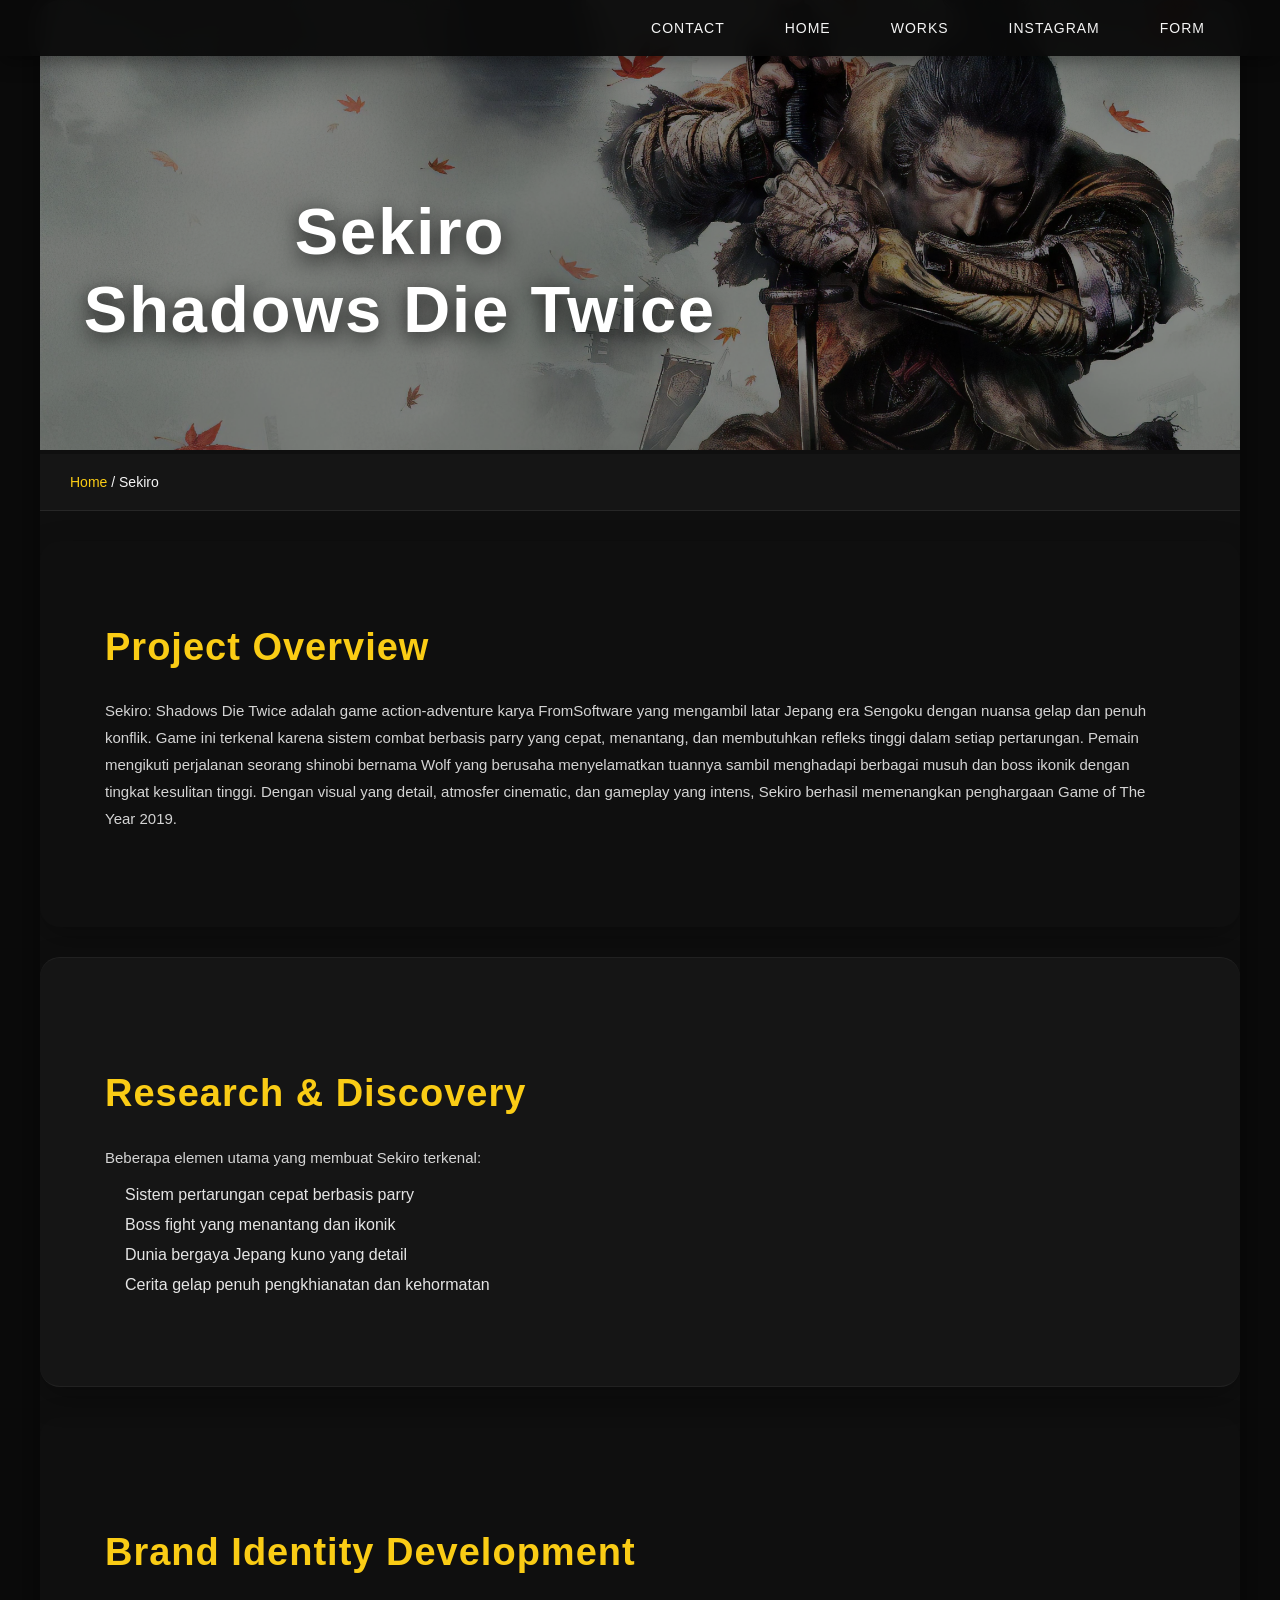
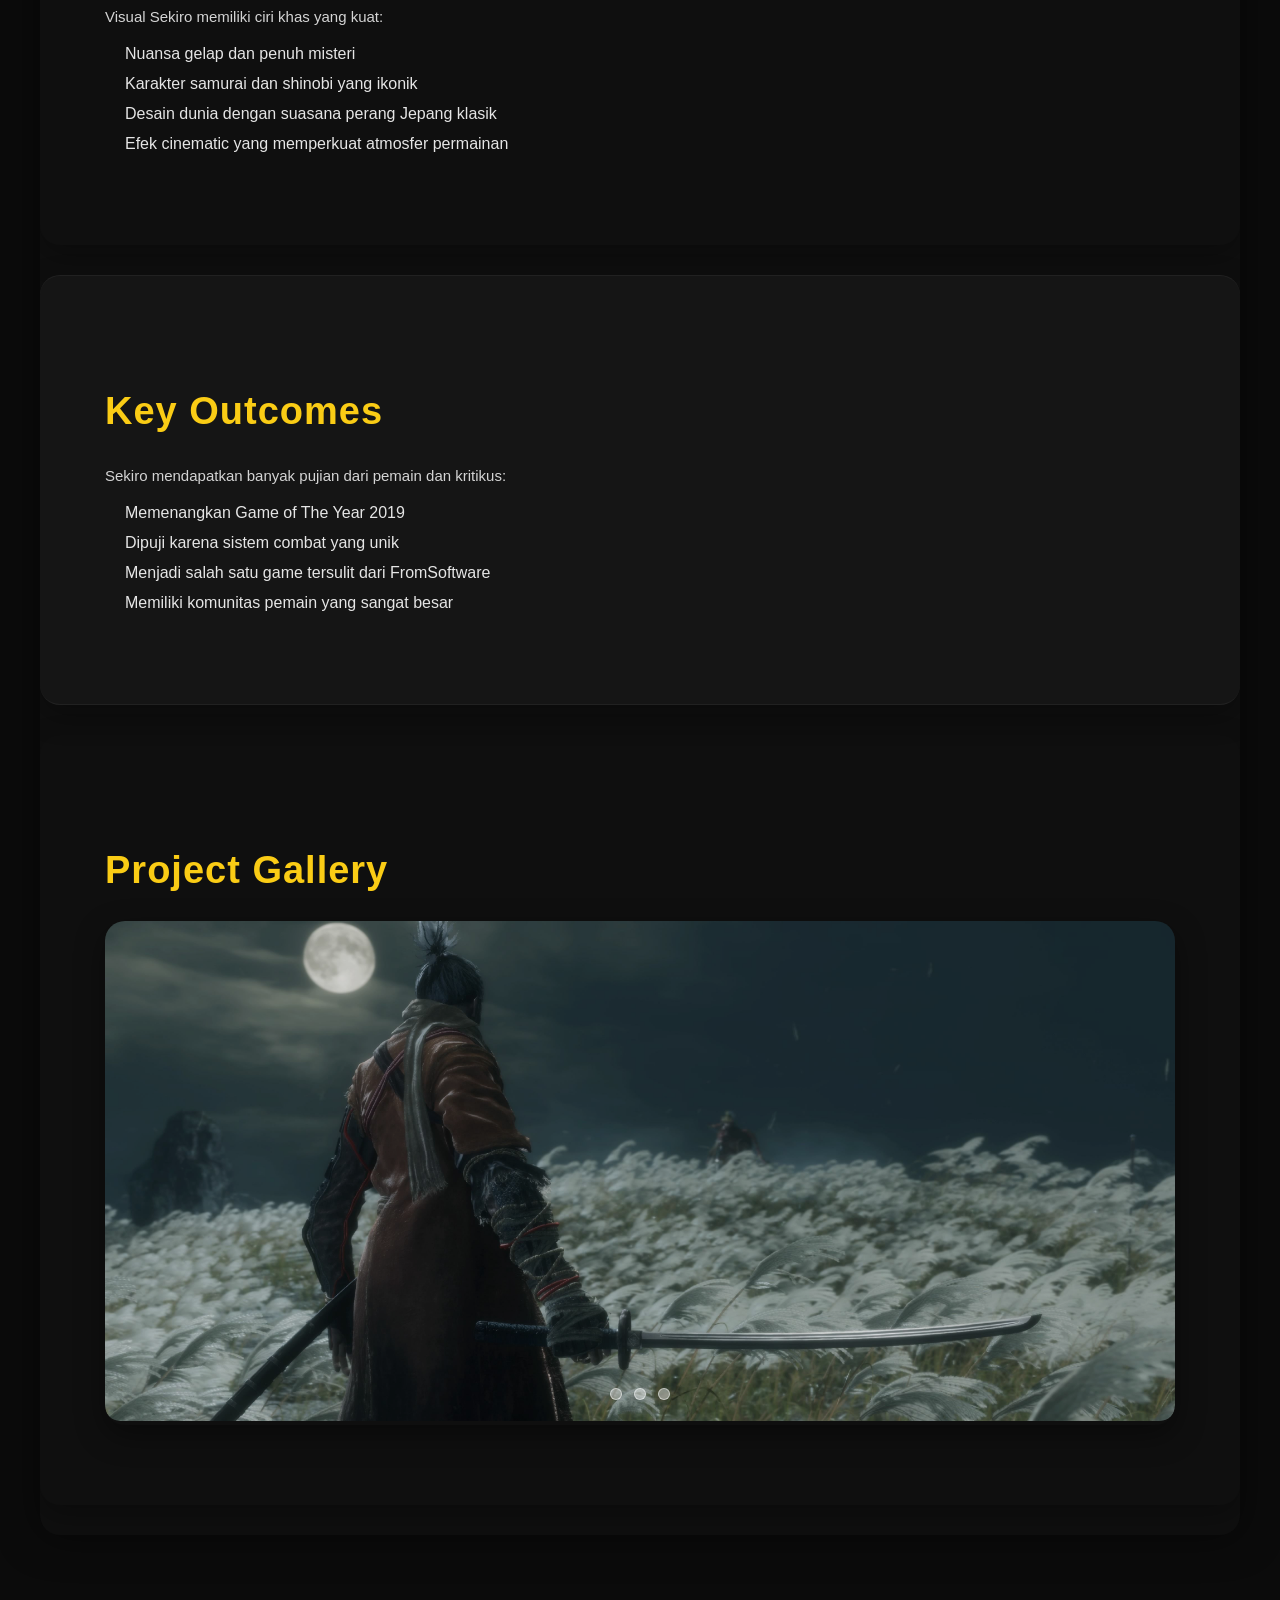
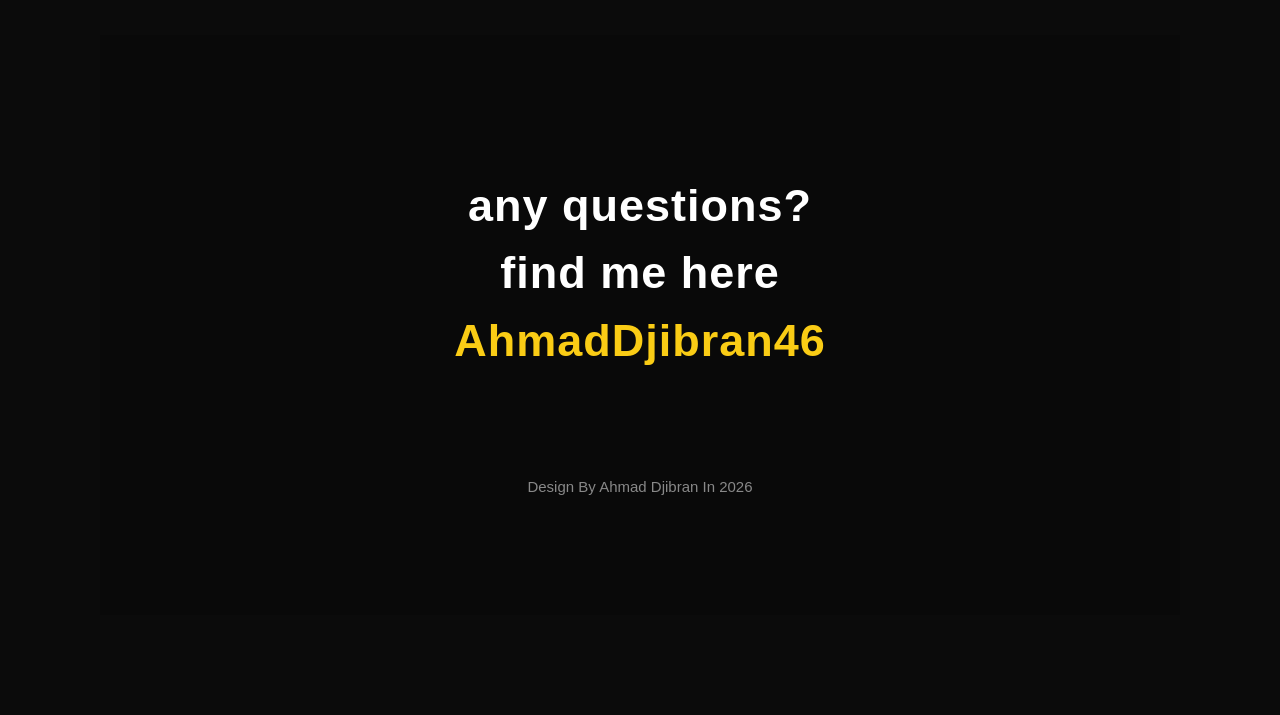
<file: detail.html>
<!DOCTYPE html>
<html>

<head>
	<meta charset="utf-8">
	<meta name="viewport" content="width=device-width, initial-scale=1.0">
	<title>Sekiro - Shadows Die Twice</title>
	<link rel="stylesheet" href="css/bootstrap-grid.css" type="text/css">
	<link rel="stylesheet" href="css/styles.css" type="text/css">
	<style>
		.project-container {
			background: #0f0f0f;
			max-width: 1200px;
			margin: 0 auto;
			box-shadow: 0 0 40px rgba(0, 0, 0, 0.5);
			color: #f5f5f5;
			border-radius: 20px;
			overflow: hidden;
		}

		.full-width-image {
			width: 100%;
			height: 450px;
			object-fit: cover;
			object-position: 50% 20%;
			filter: brightness(0.55);
		}

		.breadcrumb {
			padding: 20px 30px;
			background: #151515;
			font-family: 'Poppins', sans-serif;
			font-size: 14px;
			border-bottom: 1px solid rgba(255, 255, 255, 0.08);
		}

		.breadcrumb a {
			color: #facc15;
			text-decoration: none;
		}

		.breadcrumb a:hover {
			color: white;
		}

		.project-title {
			position: absolute;
			top: 50%;
			left: 30%;
			transform: translate(-50%, -50%);
			font-size: 65px;
			line-height: 1.2;
			color: white;
			text-align: center;
			text-shadow: 0 5px 20px rgba(0, 0, 0, 0.8);
			font-family: 'Poppins', sans-serif;
			font-weight: 700;
			letter-spacing: 2px;
		}

		.image-container {
			position: relative;
		}

		.project {
			padding: 80px 50px;
		}

		.project h2 {
			font-size: 38px;
			margin-bottom: 25px;
			color: #facc15;
			font-family: 'Poppins', sans-serif;
		}

		.project p {
			color: #d4d4d4;
			line-height: 1.8;
			font-size: 15px;
		}

		.project ul {
			padding-left: 20px;
		}

		.project ul li {
			margin: 12px 0;
			color: #e5e5e5;
			position: relative;
		}


		.blue {
			background: #151515;
			border-top: 1px solid rgba(255, 255, 255, 0.05);
			border-bottom: 1px solid rgba(255, 255, 255, 0.05);
		}

		.project-slider {
			position: relative;
			width: 100%;
			overflow: hidden;
			border-radius: 20px;
			box-shadow: 0 10px 30px rgba(0, 0, 0, 0.4);
		}

		.slider-container {
			display: flex;
			transition: transform 0.5s ease;
			width: 300%;
		}

		.slider-slide {
			width: 33.33%;
			flex-shrink: 0;
		}

		.slider-slide img {
			width: 100%;
			height: 500px;
			object-fit: cover;
			filter: brightness(0.9);
			transition: 0.4s;
		}

		.slider-slide img:hover {
			transform: scale(1.02);
		}

		.slider-controls {
			position: absolute;
			bottom: 25px;
			left: 50%;
			transform: translateX(-50%);
			display: flex;
			gap: 12px;
		}

		.slider-dot {
			width: 12px;
			height: 12px;
			background-color: rgba(255, 255, 255, 0.4);
			border-radius: 50%;
			cursor: pointer;
			transition: 0.3s;
			border: 1px solid rgba(255, 255, 255, 0.5);
		}

		.slider-dot:hover {
			background: #facc15;
		}

		.slider-dot.active {
			background: #facc15;
		}

		.slider-toggle {
			display: none;
		}

		#slide1:checked~.slider-container {
			transform: translateX(0);
		}

		#slide2:checked~.slider-container {
			transform: translateX(-33.33%);
		}

		#slide3:checked~.slider-container {
			transform: translateX(-66.66%);
		}

		footer {
			text-align: center;
			padding: 100px 20px;
			background: #090909;
			color: #d4d4d4;
		}

		footer h2 {
			font-size: 45px;
			line-height: 1.5;
			color: white;
		}

		footer a {
			color: #facc15;
			text-decoration: none;
		}

		footer p {
			margin-top: 20px;
			color: #888;
		}
	</style>
</head>

<body>
	<nav>
		<ul>
			<ul class="menu">
				<li><a href="#contact">contact</a></li>
				<li><a href="index.html" class="active">Home</a></li>
				<li><a href="#works">Works</a></li>
				<li><a href="https://www.instagram.com/AhmadDjibran21" target="_blank">instagram</a></li>
				<li><a href="profil.html">Form</a></li>
			</ul>
		</ul>
	</nav>

	<div class="project-container">
		<div class="image-container">
			<img src="./img/sekiro gambar/sekiro3.jpg" class="full-width-image" alt="">
			<h1 class="project-title">Sekiro<br>Shadows Die Twice</h1>
		</div>
		<div class="breadcrumb">
			<a href="index.html">Home</a> / Sekiro
		</div>
		<section class="project" style="padding-top: 50px;">
			<div class="container">
				<div class="row">
					<div class="col-sm">
						<h2>Project Overview</h2>
						<p>Sekiro: Shadows Die Twice adalah game action-adventure karya FromSoftware yang mengambil
							latar Jepang era Sengoku dengan nuansa gelap dan penuh konflik. Game ini terkenal karena
							sistem combat berbasis parry yang cepat, menantang, dan membutuhkan refleks tinggi dalam
							setiap pertarungan. Pemain mengikuti perjalanan seorang shinobi bernama Wolf yang berusaha
							menyelamatkan tuannya sambil menghadapi berbagai musuh dan boss ikonik dengan tingkat
							kesulitan tinggi. Dengan visual yang detail, atmosfer cinematic, dan gameplay yang intens,
							Sekiro berhasil memenangkan penghargaan Game of The Year 2019.
						</p>
					</div>
				</div>
			</div>
		</section>

		<section class="project blue">
			<div class="container">
				<div class="row">
					<div class="col-sm">
						<h2>Research & Discovery</h2>
						<p>Beberapa elemen utama yang membuat Sekiro terkenal:</p>
						<ul>
							<li>Sistem pertarungan cepat berbasis parry</li>
							<li>Boss fight yang menantang dan ikonik</li>
							<li>Dunia bergaya Jepang kuno yang detail</li>
							<li>Cerita gelap penuh pengkhianatan dan kehormatan</li>
						</ul>
					</div>
				</div>
			</div>
		</section>

		<section class="project">
			<div class="container">
				<div class="row">
					<div class="col-sm">
						<h2>Brand Identity Development</h2>
						<p>Visual Sekiro memiliki ciri khas yang kuat:</p>
						<ul>
							<li>Nuansa gelap dan penuh misteri</li>
							<li>Karakter samurai dan shinobi yang ikonik</li>
							<li>Desain dunia dengan suasana perang Jepang klasik</li>
							<li>Efek cinematic yang memperkuat atmosfer permainan</li>
						</ul>
					</div>
				</div>
			</div>
		</section>

		<section class="project blue">
			<div class="container">
				<div class="row">
					<div class="col-sm">
						<h2>Key Outcomes</h2>
						<p>Sekiro mendapatkan banyak pujian dari pemain dan kritikus:</p>
						<ul>
							<li>Memenangkan Game of The Year 2019</li>
							<li>Dipuji karena sistem combat yang unik</li>
							<li>Menjadi salah satu game tersulit dari FromSoftware</li>
							<li>Memiliki komunitas pemain yang sangat besar</li>
						</ul>
					</div>
				</div>
			</div>
		</section>

		<section class="project">
			<div class="container">
				<div class="row">
					<div class="col-sm">
						<h2>Project Gallery</h2>
						<div class="project-slider">
							<input type="radio" name="slider" id="slide1" class="slider-toggle" checked>
							<input type="radio" name="slider" id="slide2" class="slider-toggle">
							<input type="radio" name="slider" id="slide3" class="slider-toggle">

							<div class="slider-container">
								<div class="slider-slide">
									<img src="./img/sekiro gambar/sekiro1.jpg" alt="Dashboard App">
								</div>
								<div class="slider-slide">
									<img src="./img/sekiro gambar/sekiro2.jpg" alt="Cosmetics Project">
								</div>
								<div class="slider-slide">
									<img src="./img/sekiro gambar/sekiro4.jpg" alt="iPad App">
								</div>
							</div>

							<div class="slider-controls">
								<label for="slide1" class="slider-dot"></label>
								<label for="slide2" class="slider-dot"></label>
								<label for="slide3" class="slider-dot"></label>
							</div>
						</div>
					</div>
				</div>
			</div>
		</section>
	</div>

	<footer id="contact">
		<h2>any questions?<br>
			find me here <br><a href="mailto:AhmadDjibran46@gmail.com"> AhmadDjibran46
			</a>
		</h2>
		<p>Design By Ahmad Djibran In 2026 </p>
	</footer>
</body>

</html>
</file>
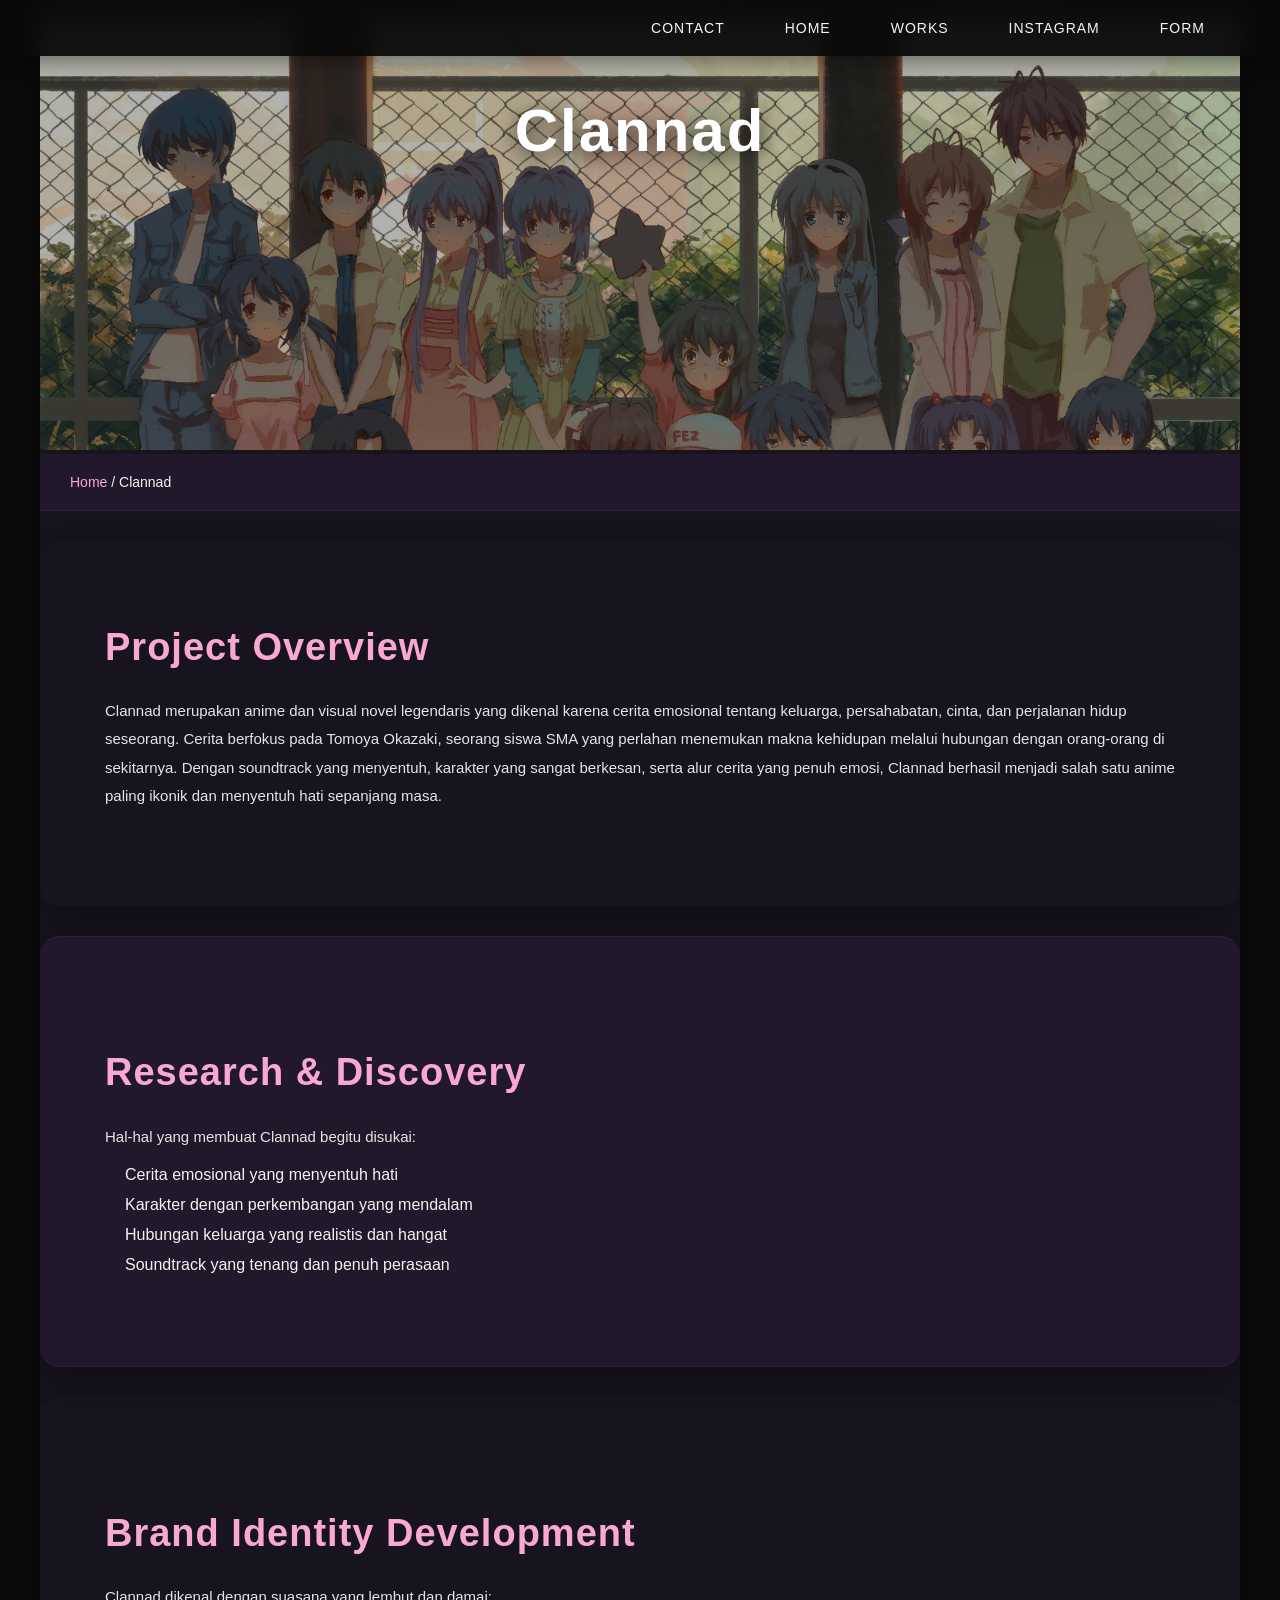
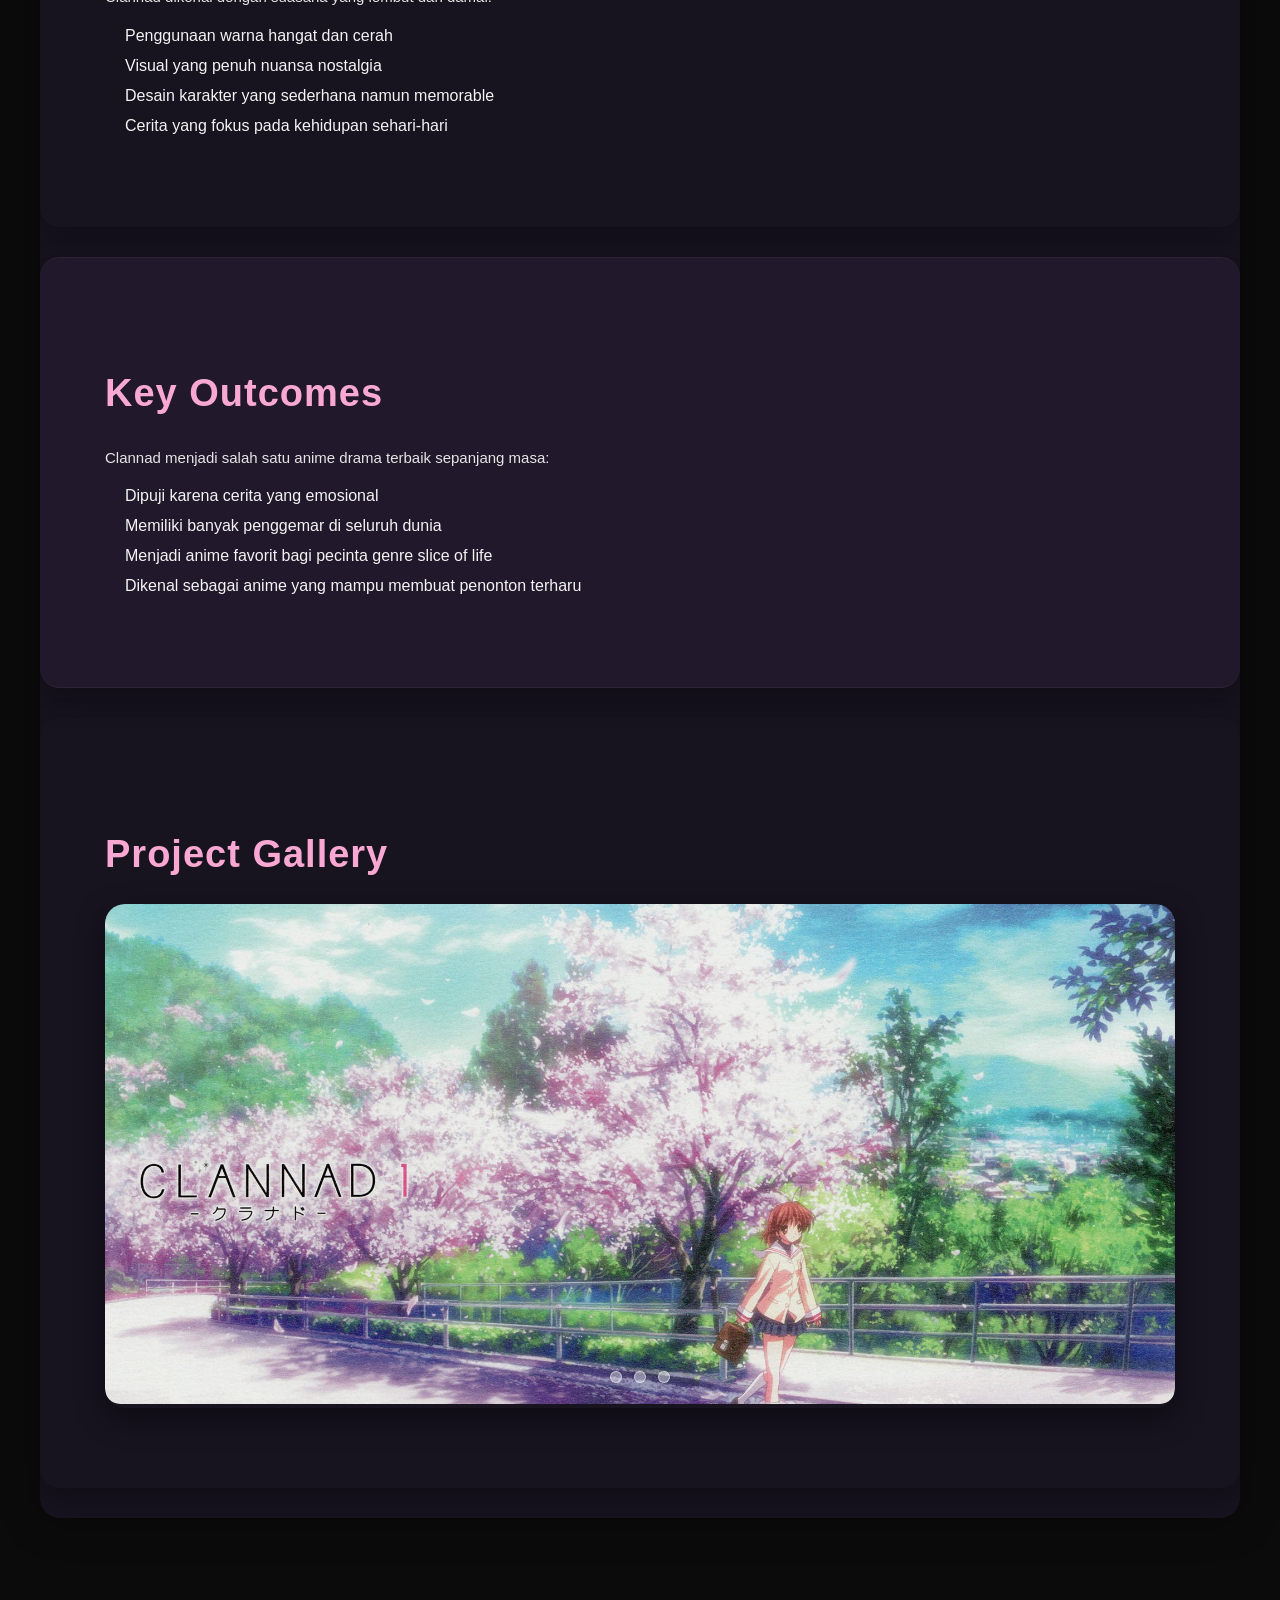
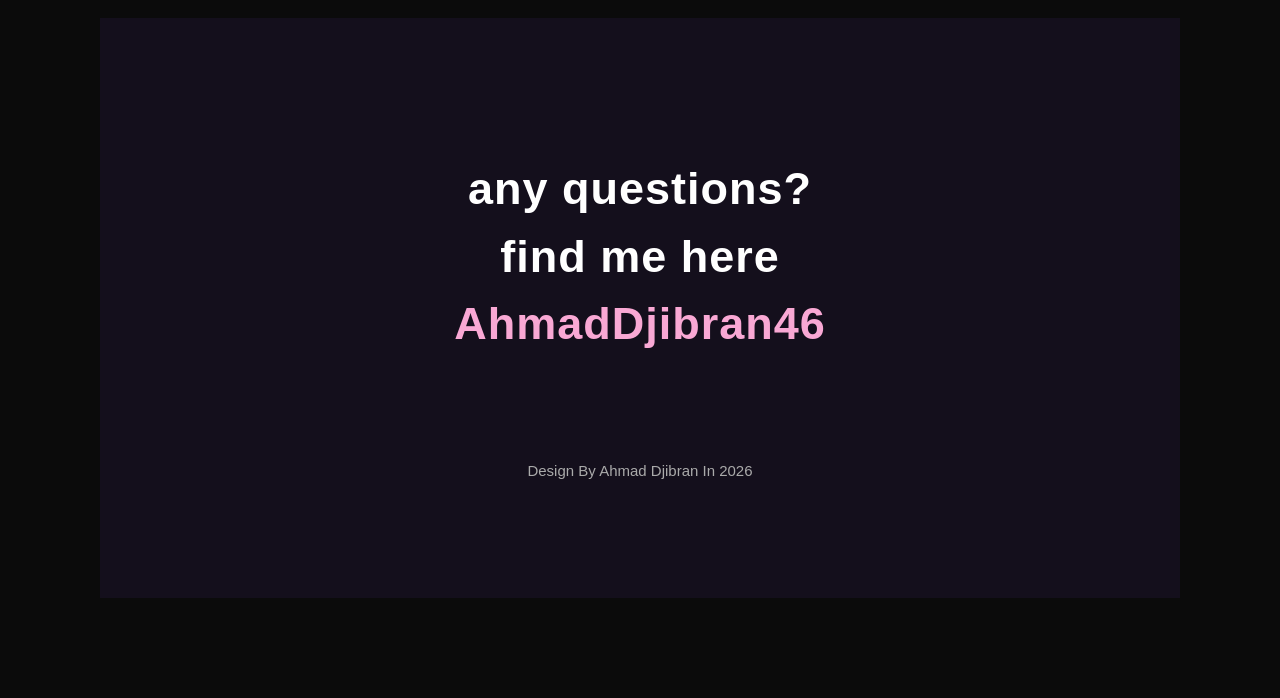
<file: detail2.html>
<!DOCTYPE html>
<html>

<head>
	<meta charset="utf-8">
	<meta name="viewport" content="width=device-width, initial-scale=1.0">
	<title>Clannad</title>
	<link rel="stylesheet" href="css/bootstrap-grid.css" type="text/css">
	<link rel="stylesheet" href="css/styles.css" type="text/css">
	<style>
		.project-container {
			background: #17131f;
			max-width: 1200px;
			margin: 0 auto;
			box-shadow: 0 0 40px rgba(0, 0, 0, 0.4);
			color: #f5f5f5;
			border-radius: 20px;
			overflow: hidden;
		}

		.full-width-image {
			width: 100%;
			height: 450px;
			object-fit: cover;
			object-position: center top;
			filter: brightness(0.7);
		}

		.breadcrumb {
			padding: 20px 30px;
			background: #21182b;
			font-family: 'Poppins', sans-serif;
			font-size: 14px;
			border-bottom: 1px solid rgba(255, 255, 255, 0.06);
		}

		.breadcrumb a {
			color: #f9a8d4;
			text-decoration: none;
		}

		.breadcrumb a:hover {
			color: white;
		}

		.project-title {
			position: absolute;
			top: 20%;
			left: 50%;
			transform: translate(-50%, -50%);
			font-size: 60px;
			line-height: 1.2;
			color: white;
			text-align: center;
			text-shadow: 0 5px 20px rgba(0, 0, 0, 0.7);
			font-family: 'Poppins', sans-serif;
			font-weight: 700;
			letter-spacing: 2px;
		}

		.image-container {
			position: relative;
		}

		.project {
			padding: 80px 50px;
		}

		.project h2 {
			font-size: 38px;
			margin-bottom: 25px;
			color: #f9a8d4;
			font-family: 'Poppins', sans-serif;
		}

		.project p {
			color: #e5e5e5;
			line-height: 1.9;
			font-size: 15px;
		}

		.project ul {
			padding-left: 20px;
		}

		.project ul li {
			margin: 12px 0;
			color: #f3f3f3;
		}

		.blue {
			background: #21182b;
			border-top: 1px solid rgba(255, 255, 255, 0.05);
			border-bottom: 1px solid rgba(255, 255, 255, 0.05);
		}

		.project-slider {
			position: relative;
			width: 100%;
			overflow: hidden;
			border-radius: 20px;
			box-shadow: 0 10px 30px rgba(0, 0, 0, 0.4);
		}

		.slider-container {
			display: flex;
			transition: transform 0.5s ease;
			width: 300%;
		}

		.slider-slide {
			width: 33.33%;
			flex-shrink: 0;
		}

		.slider-slide img {
			width: 100%;
			height: 500px;
			object-fit: cover;
			transition: 0.4s;
			filter: brightness(0.95);
		}

		.slider-slide img:hover {
			transform: scale(1.02);
		}

		.slider-controls {
			position: absolute;
			bottom: 25px;
			left: 50%;
			transform: translateX(-50%);
			display: flex;
			gap: 12px;
		}

		.slider-dot {
			width: 12px;
			height: 12px;
			background-color: rgba(255, 255, 255, 0.4);
			border-radius: 50%;
			cursor: pointer;
			transition: 0.3s;
			border: 1px solid rgba(255, 255, 255, 0.5);
		}

		.slider-dot:hover {
			background: #f9a8d4;
		}

		.slider-dot.active {
			background: #f9a8d4;
		}

		.slider-toggle {
			display: none;
		}

		#slide1:checked~.slider-container {
			transform: translateX(0);
		}

		#slide2:checked~.slider-container {
			transform: translateX(-33.33%);
		}

		#slide3:checked~.slider-container {
			transform: translateX(-66.66%);
		}

		footer {
			text-align: center;
			padding: 100px 20px;
			background: #140f1c;
			color: #d4d4d4;
		}

		footer h2 {
			font-size: 45px;
			line-height: 1.5;
			color: white;
		}

		footer a {
			color: #f9a8d4;
			text-decoration: none;
		}

		footer p {
			margin-top: 20px;
			color: #aaa;
		}
	</style>
</head>

<body>
	<nav>
		<ul>
			<ul class="menu">
				<li><a href="#contact">contact</a></li>
				<li><a href="index.html" class="active">Home</a></li>
				<li><a href="#works">Works</a></li>
				<li><a href="https://www.instagram.com/AhmadDjibran21" target="_blank">instagram</a></li>
				<li><a href="profil.html">Form</a></li>
			</ul>
	</nav>

	<div class="project-container">
		<div class="image-container">
			<img src="./img/clannad gambar/clannad2.jpg" class="full-width-image" alt="">
			<h1 class="project-title">Clannad</h1>
		</div>
		<div class="breadcrumb">
			<a href="index.html">Home</a> / Clannad
		</div>
		<section class="project" style="padding-top: 50px;">
			<div class="container">
				<div class="row">
					<div class="col-sm">
						<h2>Project Overview</h2>
						<p>Clannad merupakan anime dan visual novel legendaris yang dikenal karena cerita emosional
							tentang keluarga, persahabatan, cinta, dan perjalanan hidup seseorang. Cerita berfokus pada
							Tomoya Okazaki, seorang siswa SMA yang perlahan menemukan makna kehidupan melalui hubungan
							dengan orang-orang di sekitarnya. Dengan soundtrack yang menyentuh, karakter yang sangat
							berkesan, serta alur cerita yang penuh emosi, Clannad berhasil menjadi salah satu anime
							paling ikonik dan menyentuh hati sepanjang masa.
						</p>
					</div>
				</div>
			</div>
		</section>

		<section class="project blue">
			<div class="container">
				<div class="row">
					<div class="col-sm">
						<h2>Research & Discovery</h2>
						<p>Hal-hal yang membuat Clannad begitu disukai:</p>
						<ul>
							<li>Cerita emosional yang menyentuh hati</li>
							<li>Karakter dengan perkembangan yang mendalam</li>
							<li>Hubungan keluarga yang realistis dan hangat</li>
							<li>Soundtrack yang tenang dan penuh perasaan</li>
						</ul>
					</div>
				</div>
			</div>
		</section>

		<section class="project">
			<div class="container">
				<div class="row">
					<div class="col-sm">
						<h2>Brand Identity Development</h2>
						<p>Clannad dikenal dengan suasana yang lembut dan damai:</p>
						<ul>
							<li>Penggunaan warna hangat dan cerah</li>
							<li>Visual yang penuh nuansa nostalgia</li>
							<li>Desain karakter yang sederhana namun memorable</li>
							<li>Cerita yang fokus pada kehidupan sehari-hari</li>
						</ul>
					</div>
				</div>
			</div>
		</section>

		<section class="project blue">
			<div class="container">
				<div class="row">
					<div class="col-sm">
						<h2>Key Outcomes</h2>
						<p>Clannad menjadi salah satu anime drama terbaik sepanjang masa:</p>
						<ul>
							<li>Dipuji karena cerita yang emosional</li>
							<li>Memiliki banyak penggemar di seluruh dunia</li>
							<li>Menjadi anime favorit bagi pecinta genre slice of life</li>
							<li>Dikenal sebagai anime yang mampu membuat penonton terharu</li>
						</ul>
					</div>
				</div>
			</div>
		</section>

		<section class="project">
			<div class="container">
				<div class="row">
					<div class="col-sm">
						<h2>Project Gallery</h2>
						<div class="project-slider">
							<input type="radio" name="slider" id="slide1" class="slider-toggle" checked>
							<input type="radio" name="slider" id="slide2" class="slider-toggle">
							<input type="radio" name="slider" id="slide3" class="slider-toggle">

							<div class="slider-container">
								<div class="slider-slide">
									<img src="./img/clannad gambar/clannad4.jpg" alt="Dashboard App">
								</div>
								<div class="slider-slide">
									<img src="./img/clannad gambar/clannad3.jpg" alt="Cosmetics Project">
								</div>
								<div class="slider-slide">
									<img src="./img/clannad gambar/clannad1.jpg" alt="iPad App">
								</div>
							</div>

							<div class="slider-controls">
								<label for="slide1" class="slider-dot"></label>
								<label for="slide2" class="slider-dot"></label>
								<label for="slide3" class="slider-dot"></label>
							</div>
						</div>
					</div>
				</div>
			</div>
		</section>
	</div>

	<footer id="contact">
		<h2>any questions?<br>
			find me here <br><a href="mailto:AhmadDjibran46@gmail.com"> AhmadDjibran46
			</a>
		</h2>
		<p>Design By Ahmad Djibran In 2026 </p>
	</footer>
</body>

</html>
</file>
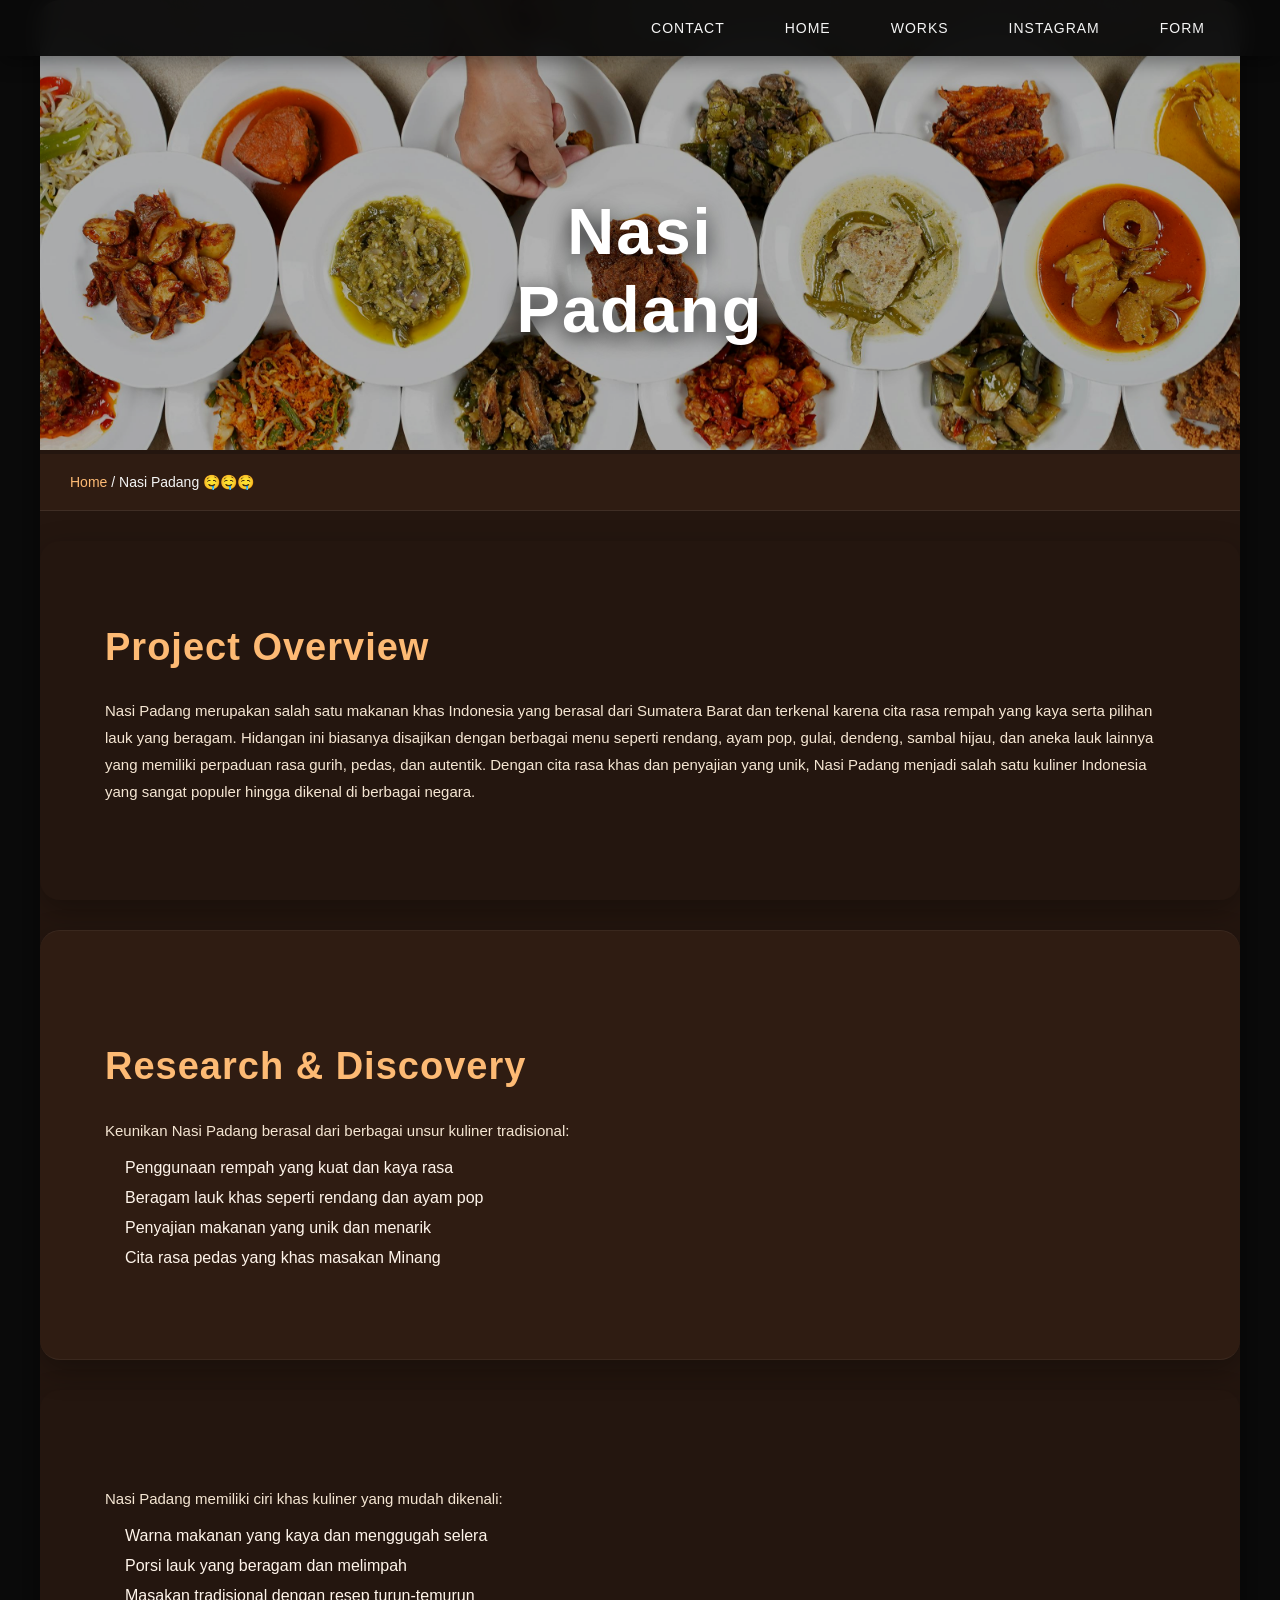
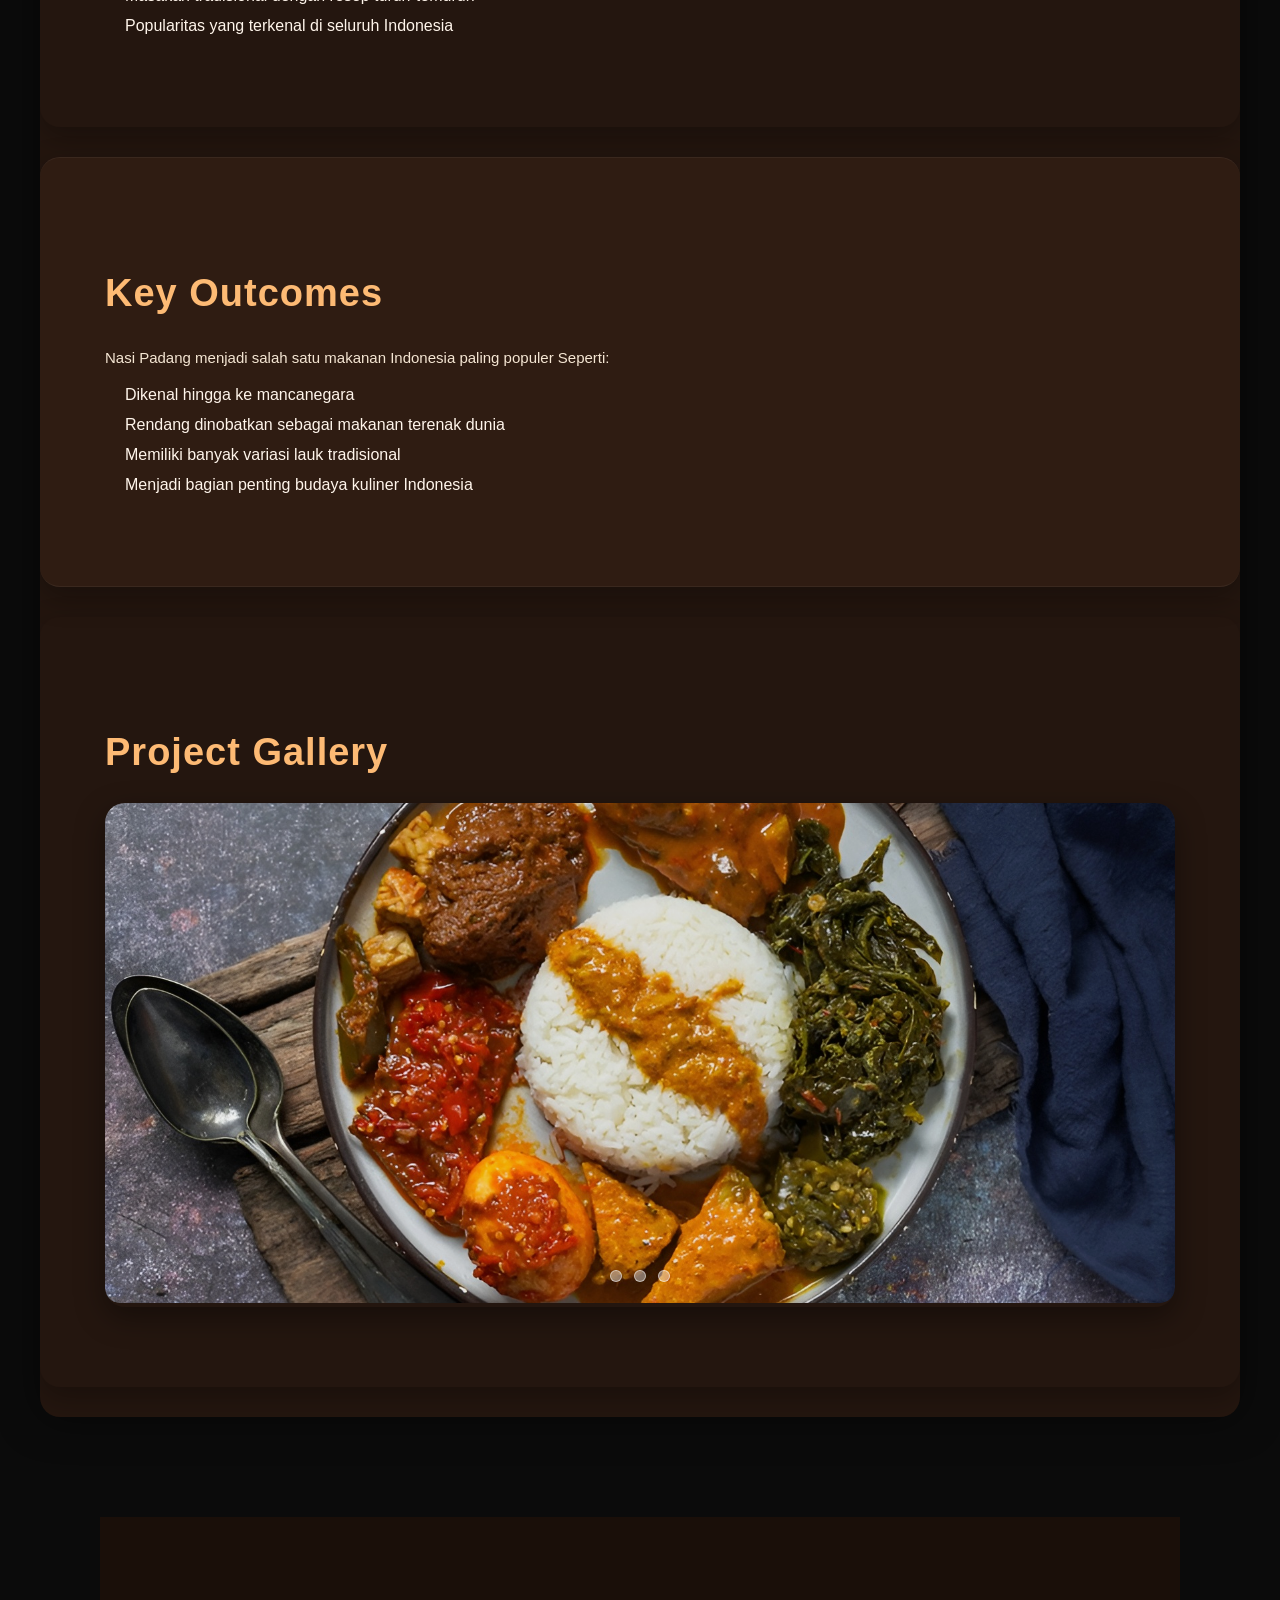
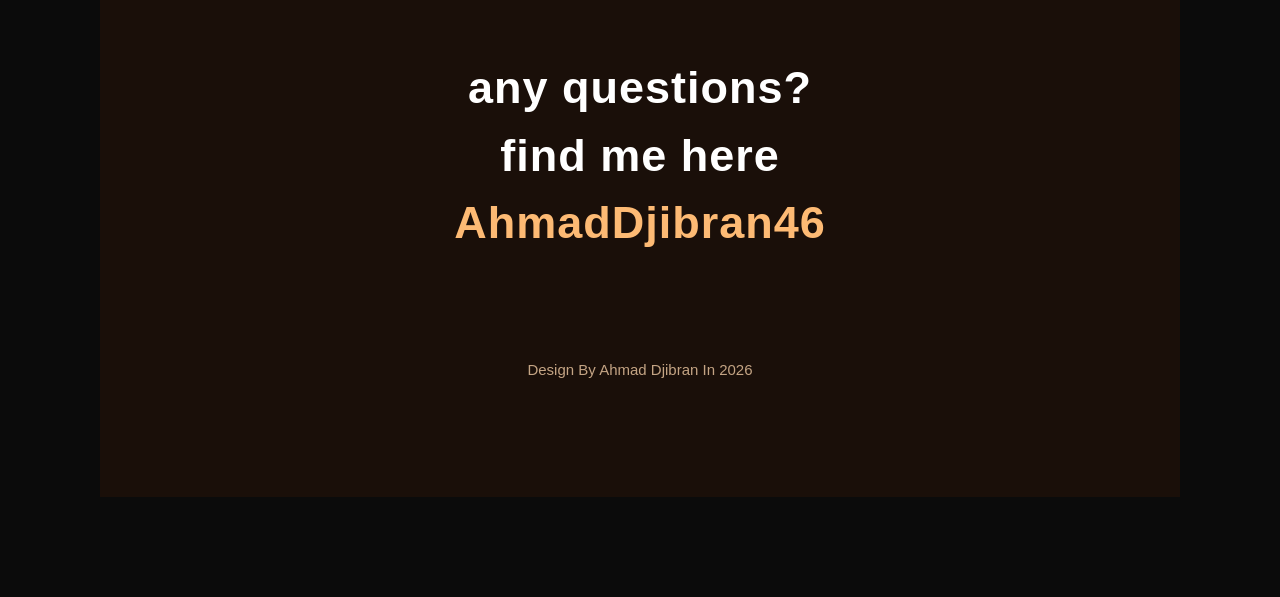
<file: detail4.html>
<!DOCTYPE html>
<html>

<head>
	<meta charset="utf-8">
	<meta name="viewport" content="width=device-width, initial-scale=1.0">
	<title>Nasi Padang</title>
	<link rel="stylesheet" href="css/bootstrap-grid.css" type="text/css">
	<link rel="stylesheet" href="css/styles.css" type="text/css">
	<style>
		.project-container {
			background: #24160f;
			max-width: 1200px;
			margin: 0 auto;
			box-shadow: 0 0 40px rgba(0, 0, 0, 0.5);
			color: #f5f5f5;
			border-radius: 20px;
			overflow: hidden;
		}

		.full-width-image {
			width: 100%;
			height: 450px;
			object-fit: cover;
			object-position: center;
			filter: brightness(0.7);
		}

		.breadcrumb {
			padding: 20px 30px;
			background: #2f1c12;
			font-family: 'Poppins', sans-serif;
			font-size: 14px;
			border-bottom: 1px solid rgba(255, 255, 255, 0.08);
		}

		.breadcrumb a {
			color: #fdba74;
			text-decoration: none;
		}

		.breadcrumb a:hover {
			color: white;
		}

		.project-title {
			position: absolute;
			top: 50%;
			left: 50%;
			transform: translate(-50%, -50%);
			font-size: 65px;
			line-height: 1.2;
			color: white;
			text-align: center;
			text-shadow: 0 5px 20px rgba(0, 0, 0, 0.8);
			font-family: 'Poppins', sans-serif;
			font-weight: 700;
			letter-spacing: 2px;
		}

		.image-container {
			position: relative;
		}

		.project {
			padding: 80px 50px;
		}

		.project h2 {
			font-size: 38px;
			margin-bottom: 25px;
			color: #fdba74;
			font-family: 'Poppins', sans-serif;
		}

		.project p {
			color: #f5e6d3;
			line-height: 1.8;
			font-size: 15px;
		}

		.project ul {
			padding-left: 20px;
		}

		.project ul li {
			margin: 12px 0;
			color: #fff5eb;
		}


		.blue {
			background: #2f1c12;
			border-top: 1px solid rgba(255, 255, 255, 0.05);
			border-bottom: 1px solid rgba(255, 255, 255, 0.05);
		}

		.project-slider {
			position: relative;
			width: 100%;
			overflow: hidden;
			border-radius: 20px;
			box-shadow: 0 10px 30px rgba(0, 0, 0, 0.4);
		}

		.slider-container {
			display: flex;
			transition: transform 0.5s ease;
			width: 300%;
		}

		.slider-slide {
			width: 33.33%;
			flex-shrink: 0;
		}

		.slider-slide img {
			width: 100%;
			height: 500px;
			object-fit: cover;
			transition: 0.4s;
			filter: brightness(0.95);
		}

		.slider-slide img:hover {
			transform: scale(1.02);
		}

		.slider-controls {
			position: absolute;
			bottom: 25px;
			left: 50%;
			transform: translateX(-50%);
			display: flex;
			gap: 12px;
		}

		.slider-dot {
			width: 12px;
			height: 12px;
			background-color: rgba(255, 255, 255, 0.4);
			border-radius: 50%;
			cursor: pointer;
			transition: 0.3s;
			border: 1px solid rgba(255, 255, 255, 0.5);
		}

		.slider-dot:hover {
			background: #fdba74;
		}

		.slider-dot.active {
			background: #fdba74;
		}

		.slider-toggle {
			display: none;
		}

		#slide1:checked~.slider-container {
			transform: translateX(0);
		}

		#slide2:checked~.slider-container {
			transform: translateX(-33.33%);
		}

		#slide3:checked~.slider-container {
			transform: translateX(-66.66%);
		}

		footer {
			text-align: center;
			padding: 100px 20px;
			background: #1a0f09;
			color: #e5d4c3;
		}

		footer h2 {
			font-size: 45px;
			line-height: 1.5;
			color: white;
		}

		footer a {
			color: #fdba74;
			text-decoration: none;
		}

		footer p {
			margin-top: 20px;
			color: #c4a484;
		}
	</style>
</head>

<body>
	<nav>
		<ul>
			<ul class="menu">
				<li><a href="#contact">contact</a></li>
				<li><a href="index.html" class="active">Home</a></li>
				<li><a href="#works">Works</a></li>
				<li><a href="https://www.instagram.com/AhmadDjibran21" target="_blank">instagram</a></li>
				<li><a href="profil.html">Form</a></li>
			</ul>
	</nav>

	<div class="project-container">
		<div class="image-container">
			<img src="./img/Nasi Padang Gambar/Nasipadang3.jpg" class="full-width-image" alt="">
			<h1 class="project-title">Nasi<br>Padang</h1>
		</div>
		<div class="breadcrumb">
			<a href="index.html">Home</a> / Nasi Padang 🤤🤤🤤
		</div>
		<section class="project" style="padding-top: 50px;">
			<div class="container">
				<div class="row">
					<div class="col-sm">
						<h2>Project Overview</h2>
						<p>Nasi Padang merupakan salah satu makanan khas Indonesia yang berasal dari Sumatera Barat dan
							terkenal karena cita rasa rempah yang kaya serta pilihan lauk yang beragam. Hidangan ini
							biasanya disajikan dengan berbagai menu seperti rendang, ayam pop, gulai, dendeng, sambal
							hijau, dan aneka lauk lainnya yang memiliki perpaduan rasa gurih, pedas, dan autentik.
							Dengan cita rasa khas dan penyajian yang unik, Nasi Padang menjadi salah satu kuliner
							Indonesia yang sangat populer hingga dikenal di berbagai negara.
						</p>
					</div>
				</div>
			</div>
		</section>

		<section class="project blue">
			<div class="container">
				<div class="row">
					<div class="col-sm">
						<h2>Research & Discovery</h2>
						<p>Keunikan Nasi Padang berasal dari berbagai unsur kuliner tradisional:</p>
						<ul>
							<li>Penggunaan rempah yang kuat dan kaya rasa</li>
							<li>Beragam lauk khas seperti rendang dan ayam pop</li>
							<li>Penyajian makanan yang unik dan menarik</li>
							<li>Cita rasa pedas yang khas masakan Minang</li>
						</ul>
					</div>
				</div>
			</div>
		</section>

		<section class="project">
			<div class="container">
				<div class="row">
					<div class="col-sm">
						<p>Nasi Padang memiliki ciri khas kuliner yang mudah dikenali:</p>
						<ul>
							<li>Warna makanan yang kaya dan menggugah selera</li>
							<li>Porsi lauk yang beragam dan melimpah</li>
							<li>Masakan tradisional dengan resep turun-temurun</li>
							<li>Popularitas yang terkenal di seluruh Indonesia</li>
						</ul>
					</div>
				</div>
			</div>
		</section>

		<section class="project blue">
			<div class="container">
				<div class="row">
					<div class="col-sm">
						<h2>Key Outcomes</h2>
						<p>Nasi Padang menjadi salah satu makanan Indonesia paling populer Seperti:</p>
						<ul>
							<li>Dikenal hingga ke mancanegara</li>
							<li>Rendang dinobatkan sebagai makanan terenak dunia</li>
							<li>Memiliki banyak variasi lauk tradisional</li>
							<li>Menjadi bagian penting budaya kuliner Indonesia</li>
						</ul>
					</div>
				</div>
			</div>
		</section>

		<section class="project">
			<div class="container">
				<div class="row">
					<div class="col-sm">
						<h2>Project Gallery</h2>
						<div class="project-slider">
							<input type="radio" name="slider" id="slide1" class="slider-toggle" checked>
							<input type="radio" name="slider" id="slide2" class="slider-toggle">
							<input type="radio" name="slider" id="slide3" class="slider-toggle">

							<div class="slider-container">
								<div class="slider-slide">
									<img src="./img/Nasi Padang Gambar/Nasipadang1.jpg" alt="Dashboard App">
								</div>
								<div class="slider-slide">
									<img src="./img/Nasi Padang Gambar/Nasipadang2.jpg" alt="Cosmetics Project">
								</div>
								<div class="slider-slide">
									<img src="./img/Nasi Padang Gambar/NasiPadang4.jpg" alt="iPad App">
								</div>
							</div>

							<div class="slider-controls">
								<label for="slide1" class="slider-dot"></label>
								<label for="slide2" class="slider-dot"></label>
								<label for="slide3" class="slider-dot"></label>
							</div>
						</div>
					</div>
				</div>
			</div>
		</section>
	</div>

	<footer id="contact">
		<h2>any questions?<br>
			find me here <br><a href="mailto:AhmadDjibran46@gmail.com"> AhmadDjibran46
			</a>
		</h2>
		<p>Design By Ahmad Djibran In 2026 </p>
	</footer>
</body>

</html>
</file>
<file: css/styles.css>
body{
	font-family:'Poppins', sans-serif;
	background:#0b0b0b;
	color:#f5f5f5;
}

body, ul{
	margin:0;
	padding:0;
}

h1,h2,.skill-list{
	font-family:'Poppins', sans-serif;
	font-weight:700;
	letter-spacing:1px;
}

img{
	max-width:100%;
}

nav{
	background-color:rgba(10,10,10,0.95);
	backdrop-filter:blur(10px);
	position:fixed;
	z-index:1;
	width:100%;
	box-shadow:0 5px 20px rgba(0,0,0,0.4);
}

header{
	top:70px;
	position:relative;
	margin-bottom:220px;

	background-image:
	linear-gradient(
		rgba(0,0,0,0.65),
		rgba(0,0,0,0.7)
	),
	url('../img/background.png');

	background-repeat:no-repeat;
	background-size:cover;
	background-position:center;
}

nav ul li{
	display:inline-block;
	margin:0 15px;
	padding:0;
	text-transform:uppercase;
	letter-spacing:1px;
	font-size:14px;
	font-weight:500;
}

nav ul{
	display:flex;
	justify-content:flex-end;
	align-items:center;
	gap:30px;

	margin:0;
	padding:10px 30px;
}

h1{
	font-size:100px;
	line-height:120%;
	color:#ffffff;
}

h2{
	font-size:32px;
	line-height:130%;
}

h1,h2{
	font-weight:700;
}

p{
	line-height:170%;
	color:#d4d4d4;
	font-size:15px;
}

ul li{
	list-style:none;
	margin:10px 0;
}

.button{
	border:1px solid #facc15;
	font-size:15px;
	border-radius:30px;
	text-decoration:none;
	color:#facc15;
	background:transparent;
	padding:12px 28px;
	margin-top:40px;
	display:inline-block;
	transition:0.3s ease;
	font-weight:600;
}

.button:hover{
	background:#facc15;
	color:black;
	transform:translateY(-3px);
}

figcaption{
	font-size:12px;
	margin-top:10px;
	color:#9ca3af;
}

.intro-img{
	box-shadow:0 10px 35px rgba(0,0,0,0.5);
	margin-top:30px;
	border-radius:20px;
}

.skill-list{
	text-align:center;
	font-size:42px;
	line-height:170%;
	margin-bottom:130px;
	color:#facc15;
}

.project{
	margin:30px 0;
	padding:50px;
	border-radius:20px;
	box-shadow:0 10px 30px rgba(0,0,0,0.3);
}

.project img{
	border-radius:15px;
	transition:0.4s;
}

.project img:hover{
	transform:scale(1.02);
}

/* SEKIRO */

.sekiro{
	background:#111111;
	color:#f3f3f3;
}

.sekiro .button{
	border:1px solid #dc2626;
	color:#f87171;
}

.sekiro .button:hover{
	background:#dc2626;
	color:white;
}

/* CLANNAD */

.clannad{
	background:#1b1725;
	color:#f3f3f3;
}

.clannad .button{
	border:1px solid #fb7185;
	color:#f9a8d4;
}

.clannad .button:hover{
	background:#fb7185;
	color:white;
}

/* HARRY POTTER */

.harrypotter{
	background:#101827;
	color:#f3f3f3;
}

.harrypotter h2{
	color:#facc15;
}

.harrypotter .button{
	border:1px solid #7c3aed;
	color:#c4b5fd;
}

.harrypotter .button:hover{
	background:#7c3aed;
	color:white;
}

/* NASI PADANG */

.nasipadang{
	background:#24160f;
	color:#f3f3f3;
}

.nasipadang .button{
	border:1px solid #ea580c;
	color:#fdba74;
}

.nasipadang .button:hover{
	background:#ea580c;
	color:white;
}

.project .button{
	margin-top:10px;
}

footer{
	text-align:center;
	margin:100px;
	color:#d4d4d4;
}

footer h2{
	font-size:50px;
	margin-bottom:100px;
	color:white;
}

.right-alignment{
	text-align:right;
}

li.empty{
	width:90px;
	border-top:1px solid #facc15;
	top:-5px;
	position:relative;
}

nav li a{
	text-decoration:none;
	color:#f5f5f5;
	transition:0.3s;
}

nav li a:hover{
	color:#facc15;
}

footer a{
	color:#facc15;
	text-decoration:none;
}
</file>
